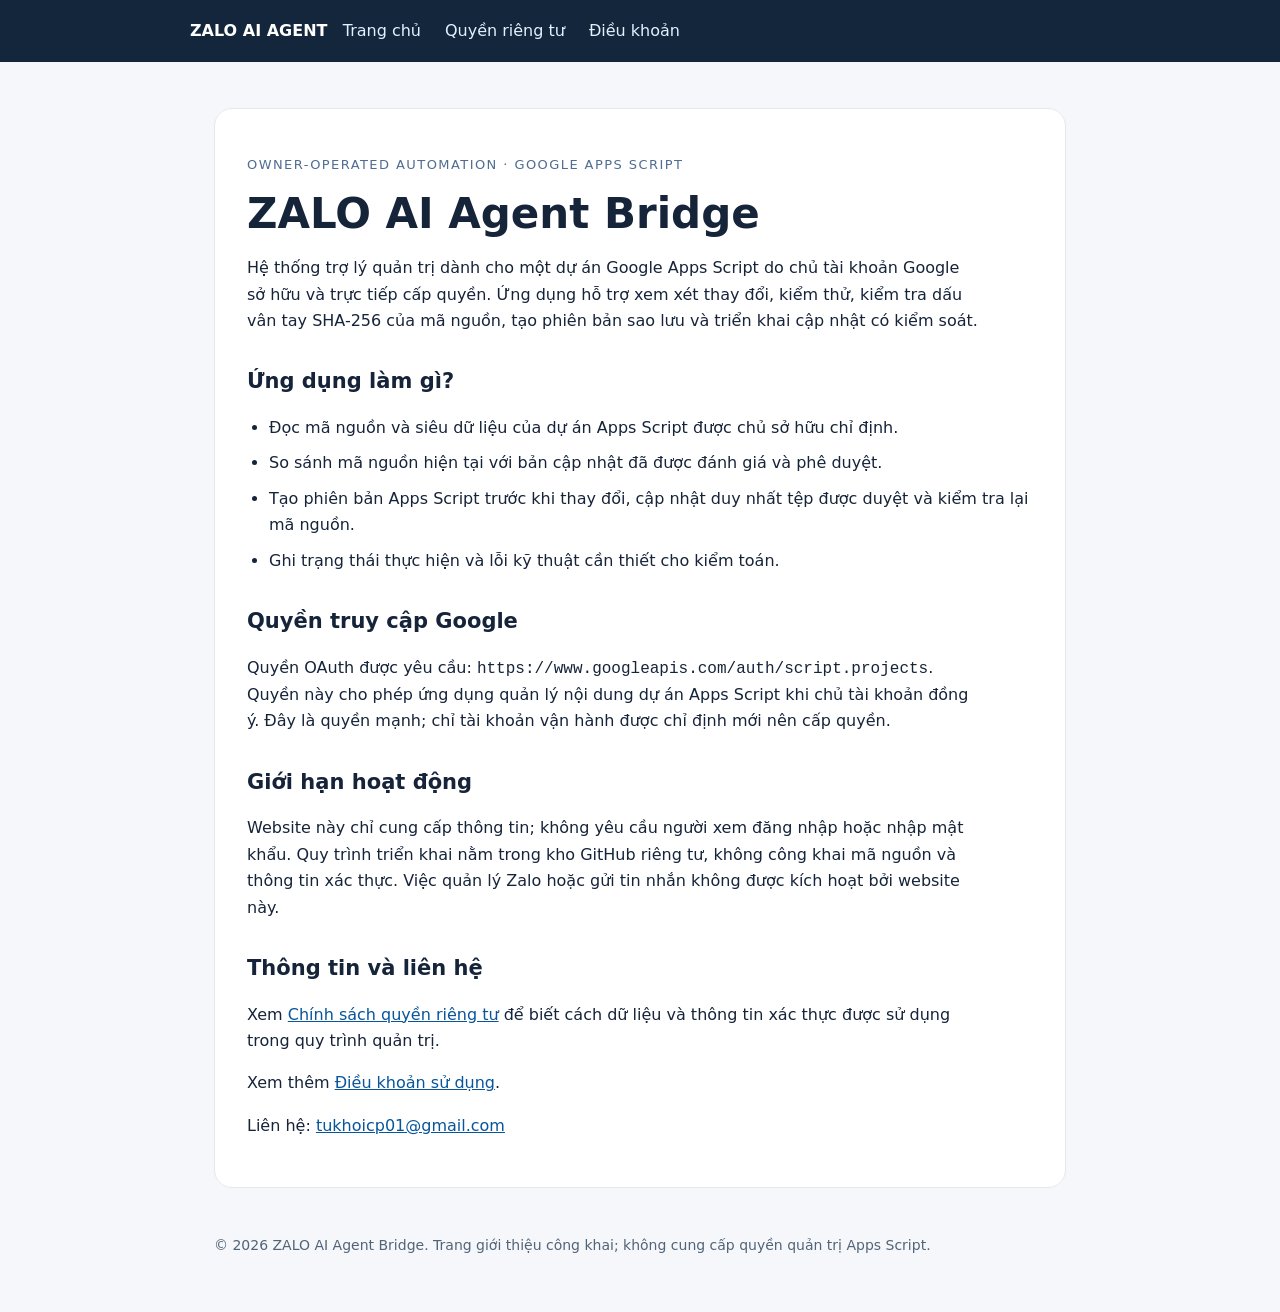
<file: index.html>
<!doctype html>
<html lang="vi">
<head>
<meta charset="utf-8">
<meta name="viewport" content="width=device-width,initial-scale=1">
<meta name="description" content="ZALO AI Agent Bridge — hệ thống quản trị Google Apps Script do chủ sở hữu vận hành.">
<title>ZALO AI Agent Bridge | Thông tin ứng dụng</title>
<link rel="stylesheet" href="styles.css">
</head>
<body>
<header><strong>ZALO AI AGENT</strong> &nbsp; <a href="./">Trang chủ</a><a href="privacy.html">Quyền riêng tư</a><a href="terms.html">Điều khoản</a></header>
<main><article>
<p class="tag">Owner-operated automation · Google Apps Script</p>
<h1>ZALO AI Agent Bridge</h1>
<p>Hệ thống trợ lý quản trị dành cho một dự án Google Apps Script do chủ tài khoản Google sở hữu và trực tiếp cấp quyền. Ứng dụng hỗ trợ xem xét thay đổi, kiểm thử, kiểm tra dấu vân tay SHA-256 của mã nguồn, tạo phiên bản sao lưu và triển khai cập nhật có kiểm soát.</p>
<h2>Ứng dụng làm gì?</h2>
<ul>
<li>Đọc mã nguồn và siêu dữ liệu của dự án Apps Script được chủ sở hữu chỉ định.</li>
<li>So sánh mã nguồn hiện tại với bản cập nhật đã được đánh giá và phê duyệt.</li>
<li>Tạo phiên bản Apps Script trước khi thay đổi, cập nhật duy nhất tệp được duyệt và kiểm tra lại mã nguồn.</li>
<li>Ghi trạng thái thực hiện và lỗi kỹ thuật cần thiết cho kiểm toán.</li>
</ul>
<h2>Quyền truy cập Google</h2>
<p>Quyền OAuth được yêu cầu: <code>https://www.googleapis.com/auth/script.projects</code>. Quyền này cho phép ứng dụng quản lý nội dung dự án Apps Script khi chủ tài khoản đồng ý. Đây là quyền mạnh; chỉ tài khoản vận hành được chỉ định mới nên cấp quyền.</p>
<h2>Giới hạn hoạt động</h2>
<p>Website này chỉ cung cấp thông tin; không yêu cầu người xem đăng nhập hoặc nhập mật khẩu. Quy trình triển khai nằm trong kho GitHub riêng tư, không công khai mã nguồn và thông tin xác thực. Việc quản lý Zalo hoặc gửi tin nhắn không được kích hoạt bởi website này.</p>
<h2>Thông tin và liên hệ</h2>
<p>Xem <a href="privacy.html">Chính sách quyền riêng tư</a> để biết cách dữ liệu và thông tin xác thực được sử dụng trong quy trình quản trị.</p>
<p>Xem thêm <a href="terms.html">Điều khoản sử dụng</a>.</p>
<p>Liên hệ: <a href="mailto:tukhoicp01@gmail.com">tukhoicp01@gmail.com</a></p>
</article></main>
<footer>© 2026 ZALO AI Agent Bridge. Trang giới thiệu công khai; không cung cấp quyền quản trị Apps Script.</footer>
</body>
</html>
</file>
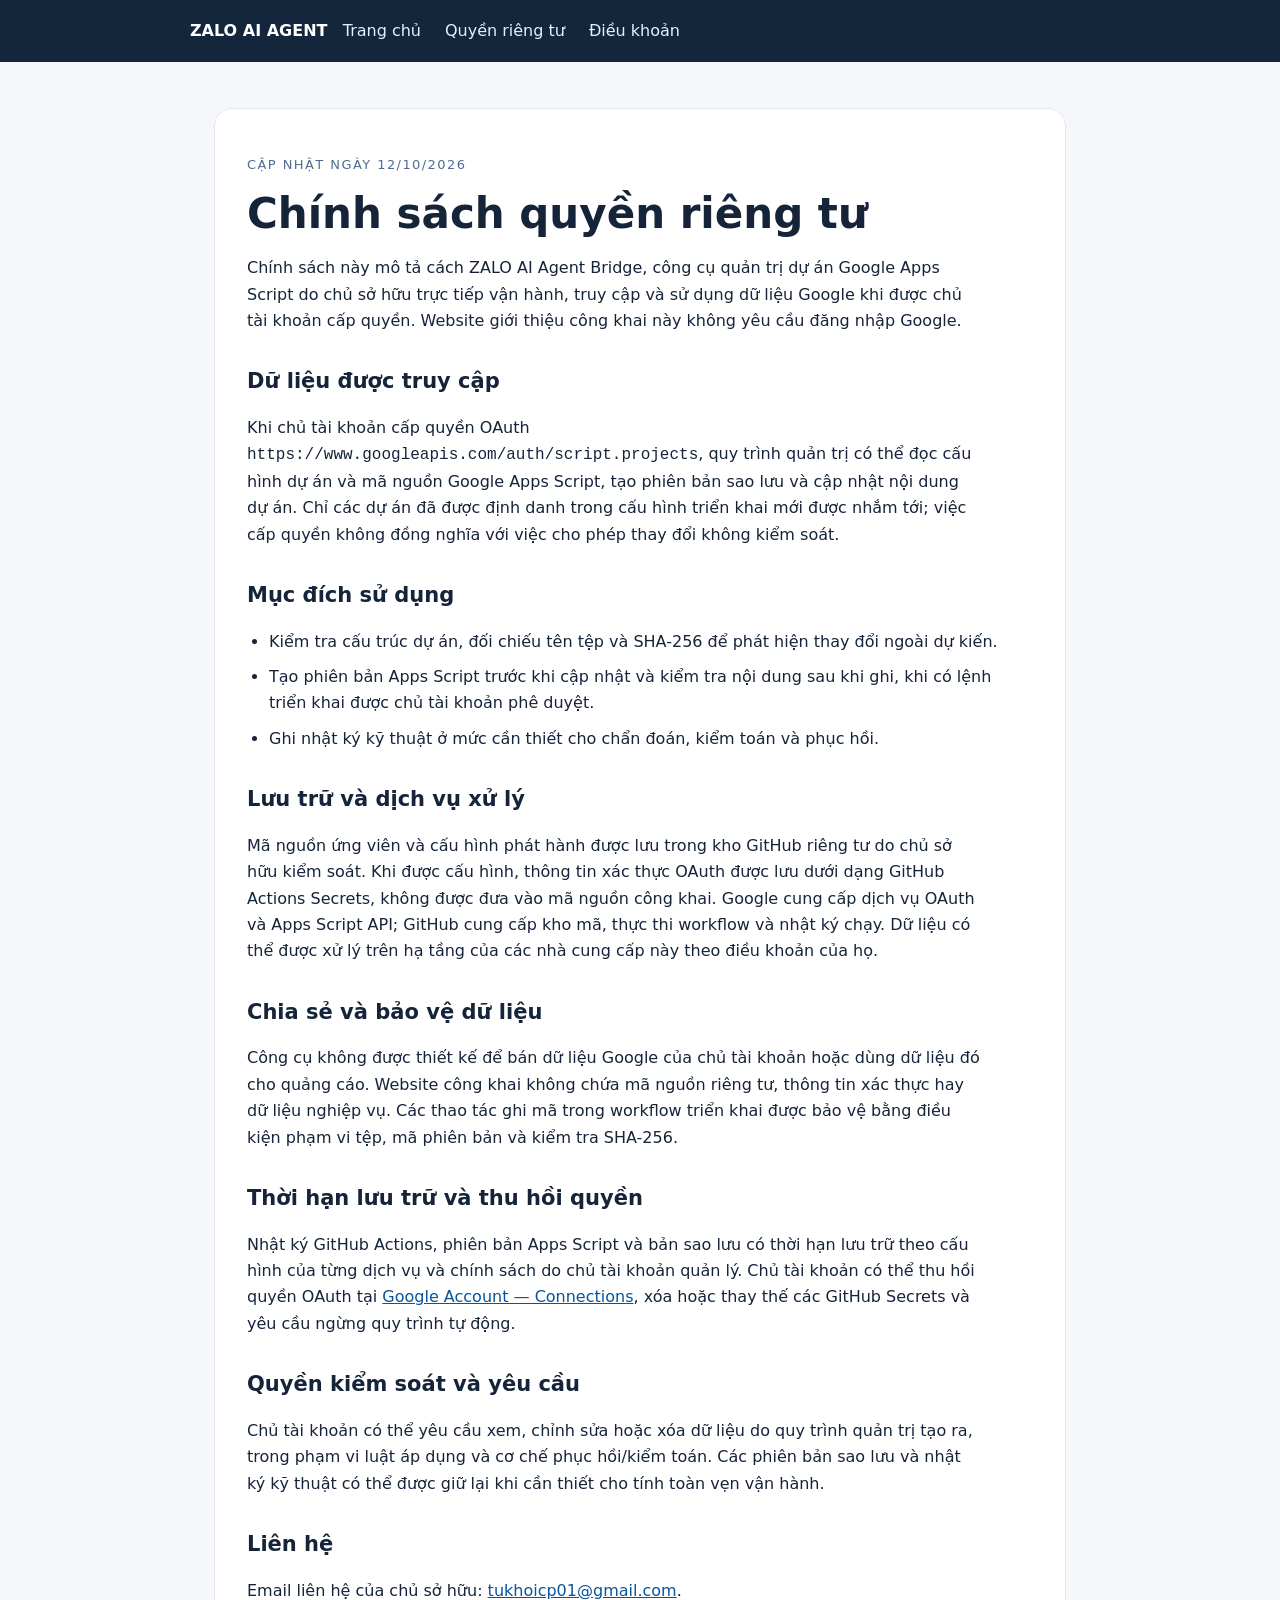
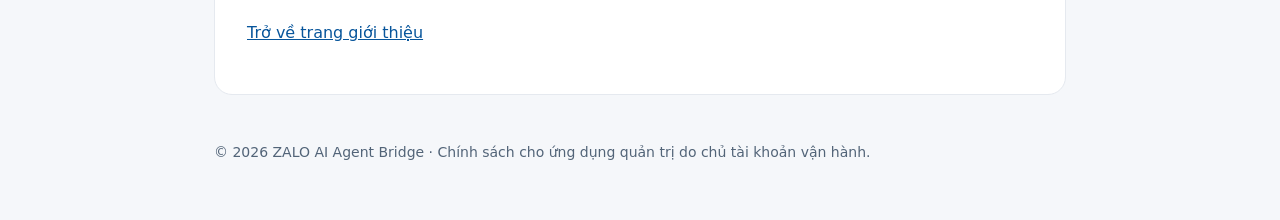
<file: privacy.html>
<!doctype html>
<html lang="vi">
<head>
<meta charset="utf-8"><meta name="viewport" content="width=device-width,initial-scale=1">
<meta name="robots" content="index,follow">
<meta name="description" content="Chính sách quyền riêng tư của ZALO AI Agent Bridge.">
<title>Quyền riêng tư | ZALO AI Agent Bridge</title>
<link rel="stylesheet" href="styles.css">
</head>
<body>
<header><strong>ZALO AI AGENT</strong> &nbsp; <a href="./">Trang chủ</a><a href="privacy.html" aria-current="page">Quyền riêng tư</a><a href="terms.html">Điều khoản</a></header>
<main><article>
<p class="tag">Cập nhật ngày 12/10/2026</p>
<h1>Chính sách quyền riêng tư</h1>
<p>Chính sách này mô tả cách ZALO AI Agent Bridge, công cụ quản trị dự án Google Apps Script do chủ sở hữu trực tiếp vận hành, truy cập và sử dụng dữ liệu Google khi được chủ tài khoản cấp quyền. Website giới thiệu công khai này không yêu cầu đăng nhập Google.</p>
<h2>Dữ liệu được truy cập</h2>
<p>Khi chủ tài khoản cấp quyền OAuth <code>https://www.googleapis.com/auth/script.projects</code>, quy trình quản trị có thể đọc cấu hình dự án và mã nguồn Google Apps Script, tạo phiên bản sao lưu và cập nhật nội dung dự án. Chỉ các dự án đã được định danh trong cấu hình triển khai mới được nhắm tới; việc cấp quyền không đồng nghĩa với việc cho phép thay đổi không kiểm soát.</p>
<h2>Mục đích sử dụng</h2>
<ul>
<li>Kiểm tra cấu trúc dự án, đối chiếu tên tệp và SHA-256 để phát hiện thay đổi ngoài dự kiến.</li>
<li>Tạo phiên bản Apps Script trước khi cập nhật và kiểm tra nội dung sau khi ghi, khi có lệnh triển khai được chủ tài khoản phê duyệt.</li>
<li>Ghi nhật ký kỹ thuật ở mức cần thiết cho chẩn đoán, kiểm toán và phục hồi.</li>
</ul>
<h2>Lưu trữ và dịch vụ xử lý</h2>
<p>Mã nguồn ứng viên và cấu hình phát hành được lưu trong kho GitHub riêng tư do chủ sở hữu kiểm soát. Khi được cấu hình, thông tin xác thực OAuth được lưu dưới dạng GitHub Actions Secrets, không được đưa vào mã nguồn công khai. Google cung cấp dịch vụ OAuth và Apps Script API; GitHub cung cấp kho mã, thực thi workflow và nhật ký chạy. Dữ liệu có thể được xử lý trên hạ tầng của các nhà cung cấp này theo điều khoản của họ.</p>
<h2>Chia sẻ và bảo vệ dữ liệu</h2>
<p>Công cụ không được thiết kế để bán dữ liệu Google của chủ tài khoản hoặc dùng dữ liệu đó cho quảng cáo. Website công khai không chứa mã nguồn riêng tư, thông tin xác thực hay dữ liệu nghiệp vụ. Các thao tác ghi mã trong workflow triển khai được bảo vệ bằng điều kiện phạm vi tệp, mã phiên bản và kiểm tra SHA-256.</p>
<h2>Thời hạn lưu trữ và thu hồi quyền</h2>
<p>Nhật ký GitHub Actions, phiên bản Apps Script và bản sao lưu có thời hạn lưu trữ theo cấu hình của từng dịch vụ và chính sách do chủ tài khoản quản lý. Chủ tài khoản có thể thu hồi quyền OAuth tại <a href="https://myaccount.google.com/connections">Google Account — Connections</a>, xóa hoặc thay thế các GitHub Secrets và yêu cầu ngừng quy trình tự động.</p>
<h2>Quyền kiểm soát và yêu cầu</h2>
<p>Chủ tài khoản có thể yêu cầu xem, chỉnh sửa hoặc xóa dữ liệu do quy trình quản trị tạo ra, trong phạm vi luật áp dụng và cơ chế phục hồi/kiểm toán. Các phiên bản sao lưu và nhật ký kỹ thuật có thể được giữ lại khi cần thiết cho tính toàn vẹn vận hành.</p>
<h2>Liên hệ</h2>
<p>Email liên hệ của chủ sở hữu: <a href="mailto:tukhoicp01@gmail.com">tukhoicp01@gmail.com</a>.</p>
<p><a href="./">Trở về trang giới thiệu</a></p>
</article></main><footer>© 2026 ZALO AI Agent Bridge · Chính sách cho ứng dụng quản trị do chủ tài khoản vận hành.</footer>
</body></html>
</file>
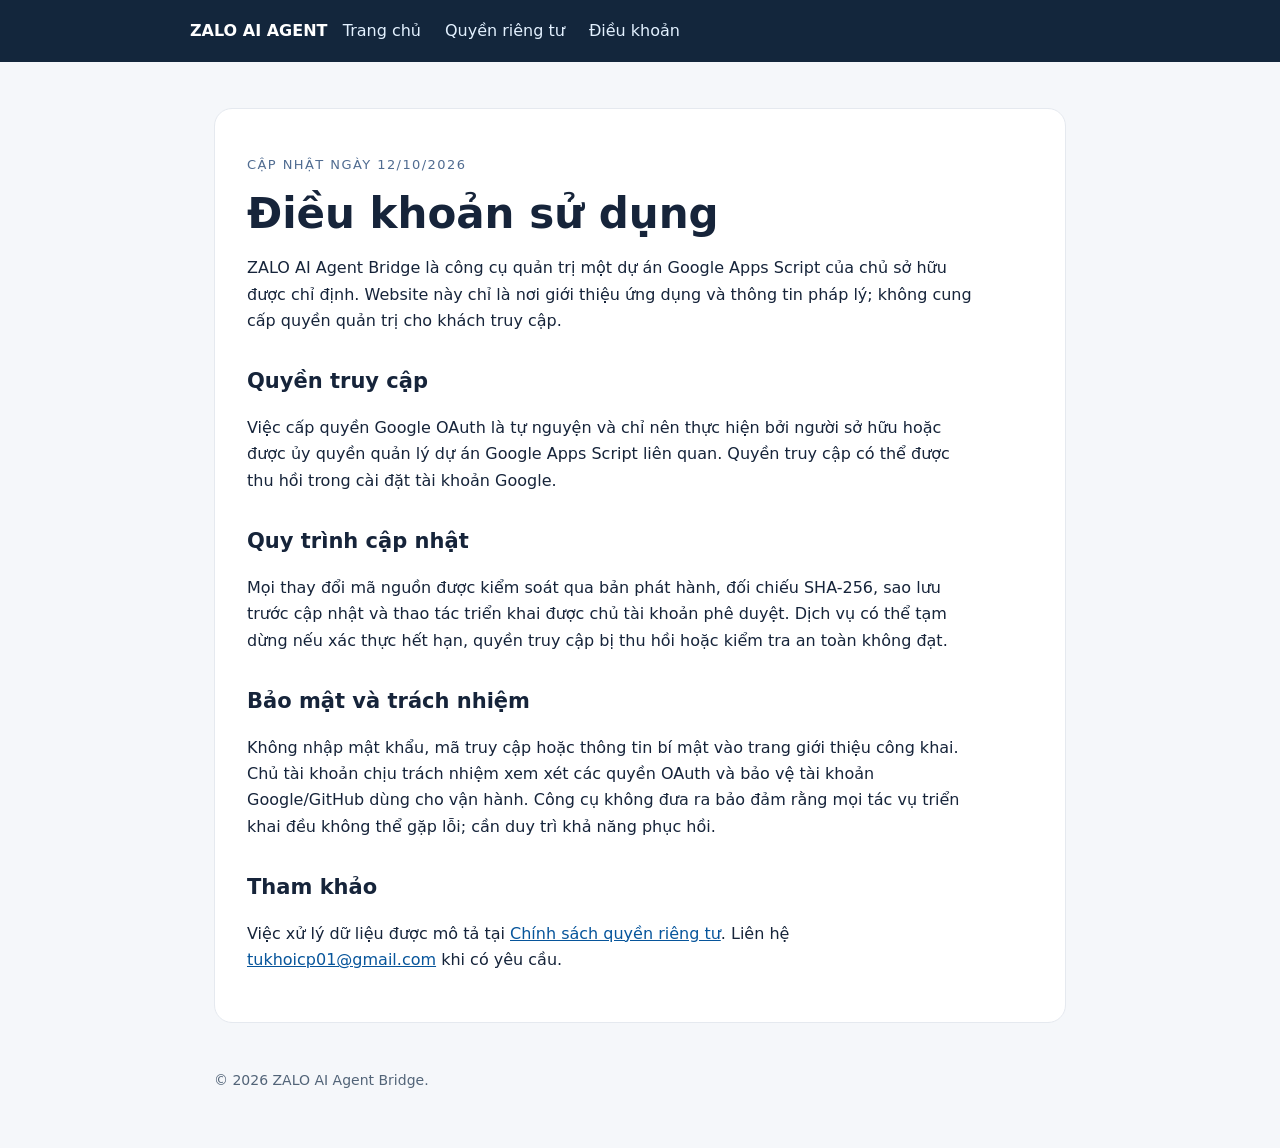
<file: terms.html>
<!doctype html>
<html lang="vi">
<head>
<meta charset="utf-8"><meta name="viewport" content="width=device-width,initial-scale=1">
<meta name="description" content="Điều khoản sử dụng ZALO AI Agent Bridge">
<title>Điều khoản sử dụng | ZALO AI Agent Bridge</title>
<link rel="stylesheet" href="styles.css">
</head>
<body>
<header><strong>ZALO AI AGENT</strong> &nbsp; <a href="./">Trang chủ</a><a href="privacy.html">Quyền riêng tư</a><a href="terms.html" aria-current="page">Điều khoản</a></header>
<main><article>
<p class="tag">Cập nhật ngày 12/10/2026</p>
<h1>Điều khoản sử dụng</h1>
<p>ZALO AI Agent Bridge là công cụ quản trị một dự án Google Apps Script của chủ sở hữu được chỉ định. Website này chỉ là nơi giới thiệu ứng dụng và thông tin pháp lý; không cung cấp quyền quản trị cho khách truy cập.</p>
<h2>Quyền truy cập</h2>
<p>Việc cấp quyền Google OAuth là tự nguyện và chỉ nên thực hiện bởi người sở hữu hoặc được ủy quyền quản lý dự án Google Apps Script liên quan. Quyền truy cập có thể được thu hồi trong cài đặt tài khoản Google.</p>
<h2>Quy trình cập nhật</h2>
<p>Mọi thay đổi mã nguồn được kiểm soát qua bản phát hành, đối chiếu SHA-256, sao lưu trước cập nhật và thao tác triển khai được chủ tài khoản phê duyệt. Dịch vụ có thể tạm dừng nếu xác thực hết hạn, quyền truy cập bị thu hồi hoặc kiểm tra an toàn không đạt.</p>
<h2>Bảo mật và trách nhiệm</h2>
<p>Không nhập mật khẩu, mã truy cập hoặc thông tin bí mật vào trang giới thiệu công khai. Chủ tài khoản chịu trách nhiệm xem xét các quyền OAuth và bảo vệ tài khoản Google/GitHub dùng cho vận hành. Công cụ không đưa ra bảo đảm rằng mọi tác vụ triển khai đều không thể gặp lỗi; cần duy trì khả năng phục hồi.</p>
<h2>Tham khảo</h2>
<p>Việc xử lý dữ liệu được mô tả tại <a href="privacy.html">Chính sách quyền riêng tư</a>. Liên hệ <a href="mailto:tukhoicp01@gmail.com">tukhoicp01@gmail.com</a> khi có yêu cầu.</p>
</article></main>
<footer>© 2026 ZALO AI Agent Bridge.</footer>
</body></html>
</file>
<file: styles.css>
:root{font:16px/1.65 system-ui,-apple-system,Segoe UI,sans-serif;color:#16243a;background:#f5f7fa}
*{box-sizing:border-box}body{margin:0}
header{background:#13263c;color:white;padding:18px max(24px,calc((100vw - 900px)/2))}
header a{color:#e3f1ff;text-decoration:none;margin-right:24px}
main{max-width:900px;margin:46px auto;padding:0 24px}
article{background:white;border:1px solid #e5e9ef;border-radius:18px;padding:32px}
h1{font-size:clamp(28px,4vw,42px);line-height:1.2;margin:0 0 14px}
h2{font-size:21px;margin:30px 0 8px}
p{max-width:72ch}ul{padding-left:22px}li{margin:9px 0}
a{color:#07559b}footer{max-width:900px;margin:28px auto;padding:0 24px 28px;color:#526478;font-size:14px}
.tag{font-size:13px;letter-spacing:.11em;text-transform:uppercase;color:#506c91}
@media(max-width:600px){main{margin:24px auto}article{padding:24px 18px}}
</file>
